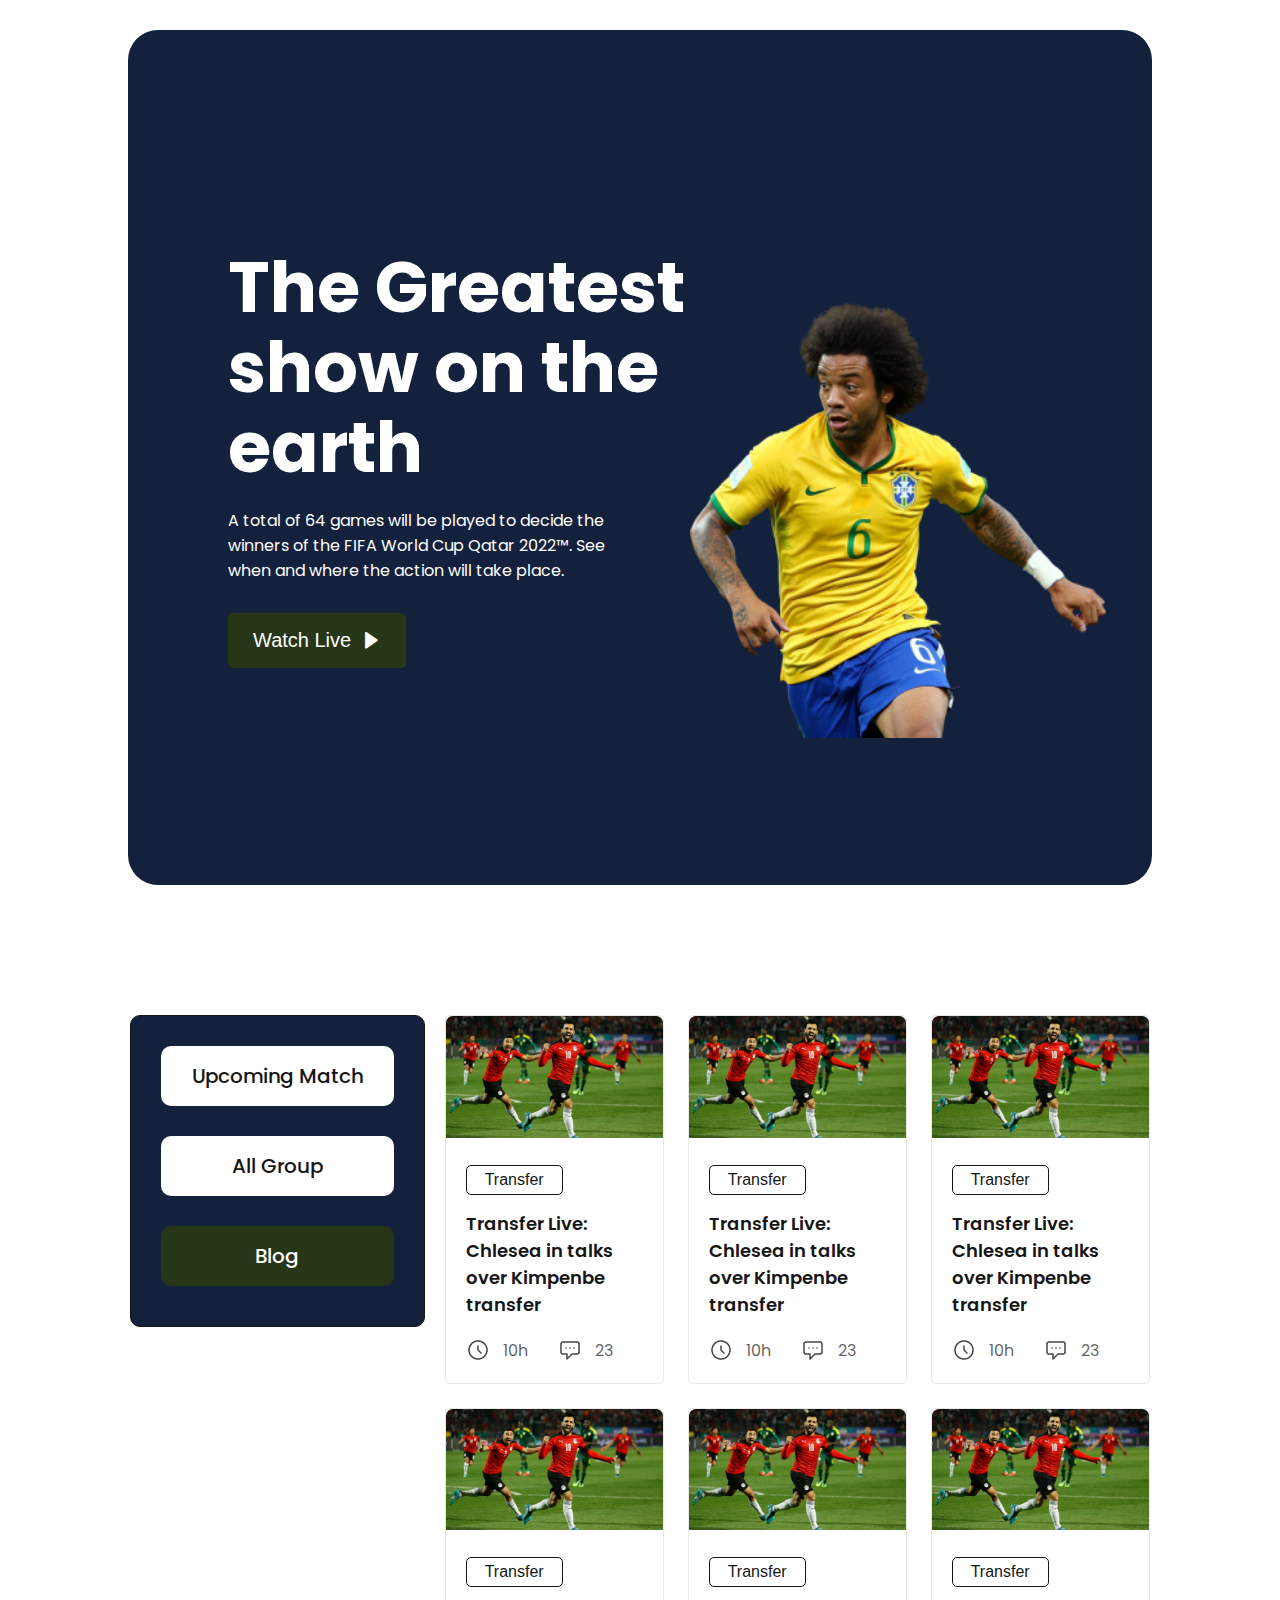
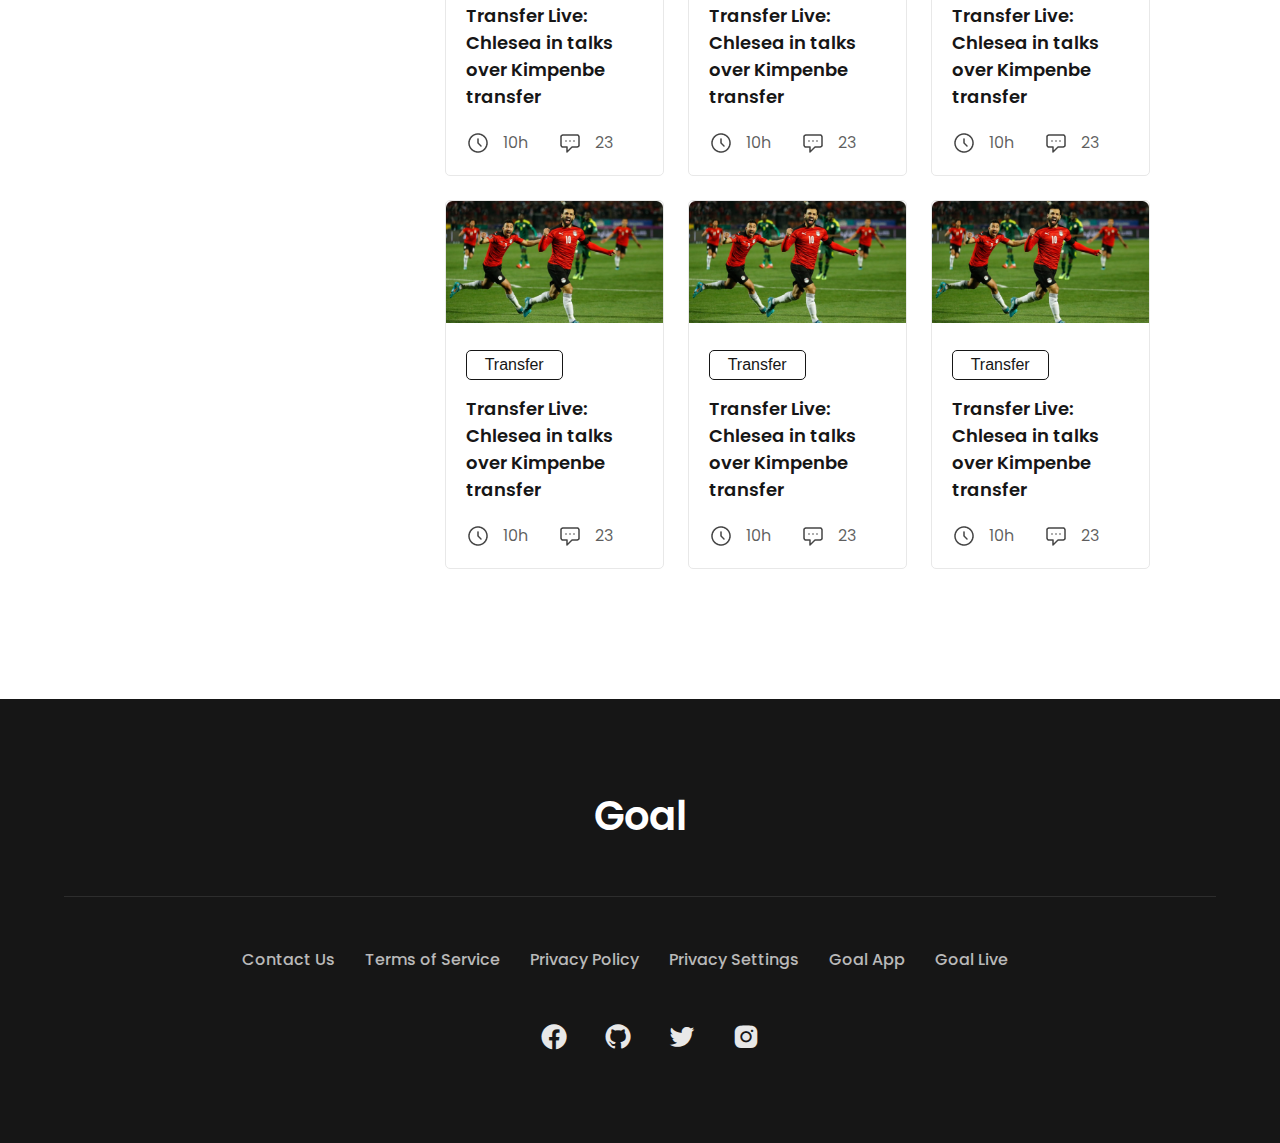
<file: index.html>
<!DOCTYPE html>
<html lang="en">

<head>
    <meta charset="UTF-8">
    <meta http-equiv="X-UA-Compatible" content="IE=edge">
    <meta name="viewport" content="width=device-width, initial-scale=1.0">
    <title>FiFa World Cup</title>
    <link rel="stylesheet" href="https://cdn.jsdelivr.net/npm/boxicons@latest/css/boxicons.min.css">
    <link rel="stylesheet" href="style.css">
</head>

<body>
    <header id="header">
        <div class="part-1">
            <h1>The Greatest show on the earth</h1>
            <p
                title="A total of 64 games will be played to decide the winners of the FIFA World Cup Qatar 2022™. See when and where the action will take place.">
                A total of 64 games will be played to decide the winners of the FIFA World Cup Qatar 2022™. See when and where the action will take place.</p>
            <button><span>Watch Live</span> <i class='bx bxs-right-arrow'></i></button>
        </div>
        <div class="part-2">
            <img src="./assets/Banner Image.png" alt="">
        </div>
    </header>

    <section id="blogs-container">
        <div class="menu">
            <a href="./match.html" class="upcoming-match-btn">Upcoming Match</a>
            <a href="" class="all-grp-btn">All Group</a>
            <a href="" class="blog-btn">Blog</a>
        </div>
        <div class="blogs">
            <div class="blog">
                <img class="blog-img" src="./assets/Blog Image.png" alt="">
                <div class="details">
                    <button>Transfer</button>
                    <h3>Transfer Live: Chlesea in talks over Kimpenbe transfer</h3>
                    <div class="time-chat">
                        <div>
                            <img src="./assets/Time Icon.png" alt="">
                            <span>10h</span>
                        </div>
                        <div>
                            <img src="./assets/Chat Icon.png" alt="">
                            <span>23</span>
                        </div>
                    </div>
                </div>
            </div>
            <div class="blog">
                <img class="blog-img" src="./assets/Blog Image.png" alt="">
                <div class="details">
                    <button>Transfer</button>
                    <h3>Transfer Live: Chlesea in talks over Kimpenbe transfer</h3>
                    <div class="time-chat">
                        <div>
                            <img src="./assets/Time Icon.png" alt="">
                            <span>10h</span>
                        </div>
                        <div>
                            <img src="./assets/Chat Icon.png" alt="">
                            <span>23</span>
                        </div>
                    </div>
                </div>
            </div>
            <div class="blog">
                <img class="blog-img" src="./assets/Blog Image.png" alt="">
                <div class="details">
                    <button>Transfer</button>
                    <h3>Transfer Live: Chlesea in talks over Kimpenbe transfer</h3>
                    <div class="time-chat">
                        <div>
                            <img src="./assets/Time Icon.png" alt="">
                            <span>10h</span>
                        </div>
                        <div>
                            <img src="./assets/Chat Icon.png" alt="">
                            <span>23</span>
                        </div>
                    </div>
                </div>
            </div>
            <div class="blog">
                <img class="blog-img" src="./assets/Blog Image.png" alt="">
                <div class="details">
                    <button>Transfer</button>
                    <h3>Transfer Live: Chlesea in talks over Kimpenbe transfer</h3>
                    <div class="time-chat">
                        <div>
                            <img src="./assets/Time Icon.png" alt="">
                            <span>10h</span>
                        </div>
                        <div>
                            <img src="./assets/Chat Icon.png" alt="">
                            <span>23</span>
                        </div>
                    </div>
                </div>
            </div>
            <div class="blog">
                <img class="blog-img" src="./assets/Blog Image.png" alt="">
                <div class="details">
                    <button>Transfer</button>
                    <h3>Transfer Live: Chlesea in talks over Kimpenbe transfer</h3>
                    <div class="time-chat">
                        <div>
                            <img src="./assets/Time Icon.png" alt="">
                            <span>10h</span>
                        </div>
                        <div>
                            <img src="./assets/Chat Icon.png" alt="">
                            <span>23</span>
                        </div>
                    </div>
                </div>
            </div>
            <div class="blog">
                <img class="blog-img" src="./assets/Blog Image.png" alt="">
                <div class="details">
                    <button>Transfer</button>
                    <h3>Transfer Live: Chlesea in talks over Kimpenbe transfer</h3>
                    <div class="time-chat">
                        <div>
                            <img src="./assets/Time Icon.png" alt="">
                            <span>10h</span>
                        </div>
                        <div>
                            <img src="./assets/Chat Icon.png" alt="">
                            <span>23</span>
                        </div>
                    </div>
                </div>
            </div>
            <div class="blog hidden">
                <img class="blog-img" src="./assets/Blog Image.png" alt="">
                <div class="details">
                    <button>Transfer</button>
                    <h3>Transfer Live: Chlesea in talks over Kimpenbe transfer</h3>
                    <div class="time-chat">
                        <div>
                            <img src="./assets/Time Icon.png" alt="">
                            <span>10h</span>
                        </div>
                        <div>
                            <img src="./assets/Chat Icon.png" alt="">
                            <span>23</span>
                        </div>
                    </div>
                </div>
            </div>
            <div class="blog hidden">
                <img class="blog-img" src="./assets/Blog Image.png" alt="">
                <div class="details">
                    <button>Transfer</button>
                    <h3>Transfer Live: Chlesea in talks over Kimpenbe transfer</h3>
                    <div class="time-chat">
                        <div>
                            <img src="./assets/Time Icon.png" alt="">
                            <span>10h</span>
                        </div>
                        <div>
                            <img src="./assets/Chat Icon.png" alt="">
                            <span>23</span>
                        </div>
                    </div>
                </div>
            </div>
            <div class="blog hidden">
                <img class="blog-img" src="./assets/Blog Image.png" alt="">
                <div class="details">
                    <button>Transfer</button>
                    <h3>Transfer Live: Chlesea in talks over Kimpenbe transfer</h3>
                    <div class="time-chat">
                        <div>
                            <img src="./assets/Time Icon.png" alt="">
                            <span>10h</span>
                        </div>
                        <div>
                            <img src="./assets/Chat Icon.png" alt="">
                            <span>23</span>
                        </div>
                    </div>
                </div>
            </div>
        </div>
        <button class="view-all-btn">View All</button>
    </section>

    <footer>
        <div class="footer-content">
            <h1>Goal</h1>
            <div class="line"></div>
            <div class="footer-links">
                <a href="#">Contact Us</a>
                <a href="#">Terms of Service</a>
                <a href="#">Privacy Policy</a>
                <a href="#" class="spaces">Privacy Settings</a>
                <a href="#">Goal App</a>
                <a href="#">Goal Live</a>
            </div>
            <div class="social-icons">
                <i class='bx bxl-facebook-circle'></i>
                <i class='bx bxl-github'></i>
                <i class='bx bxl-twitter'></i>
                <i class='bx bxl-instagram-alt'></i>
            </div>
        </div>
    </footer>
</body>

</html>
</file>
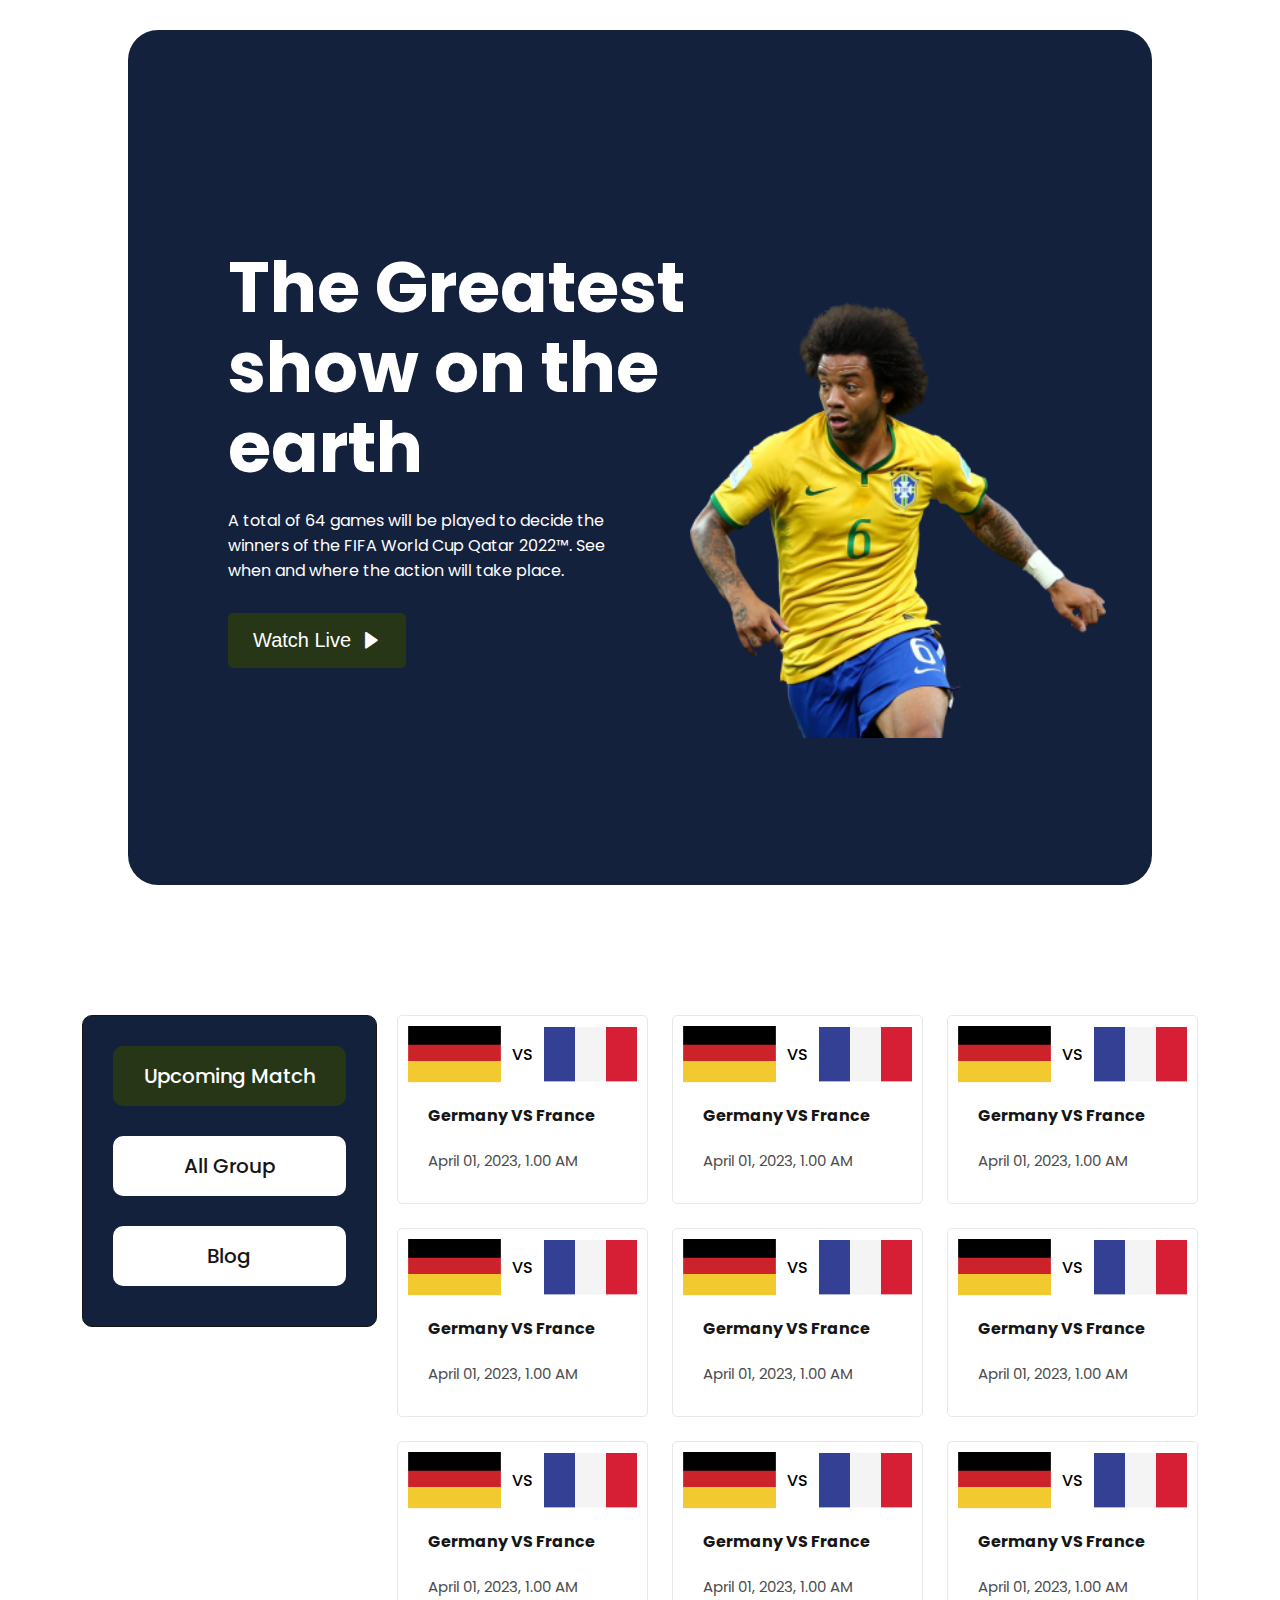
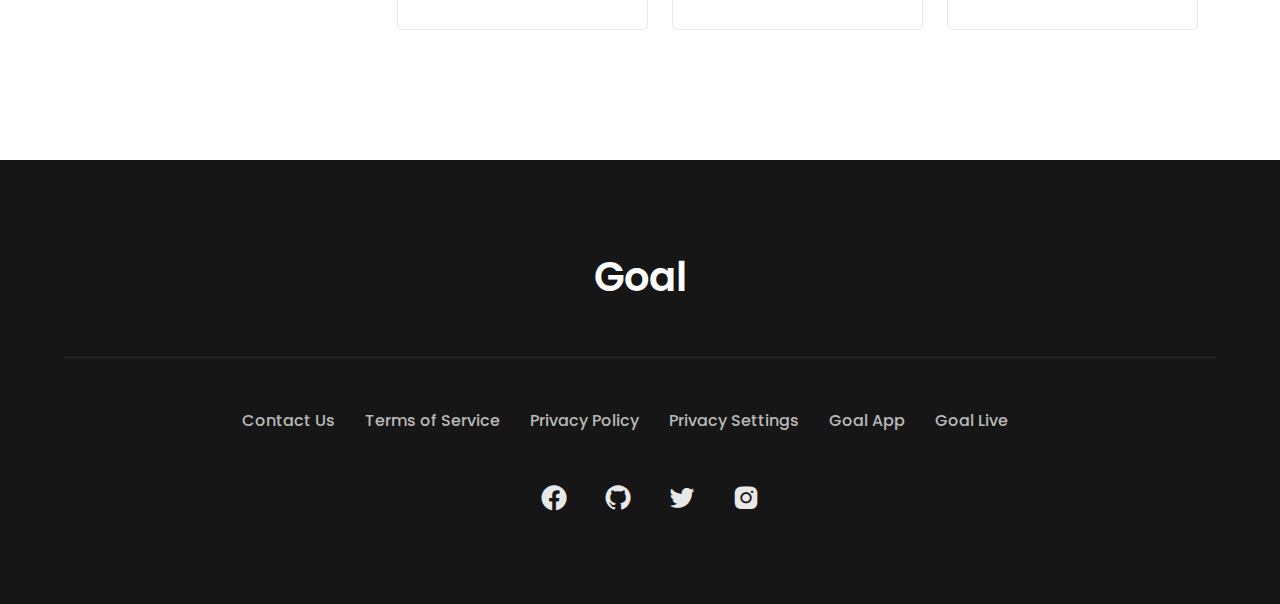
<file: match.html>
<!DOCTYPE html>
<html lang="en">

<head>
    <meta charset="UTF-8">
    <meta http-equiv="X-UA-Compatible" content="IE=edge">
    <meta name="viewport" content="width=device-width, initial-scale=1.0">
    <title>Upcoming Match</title>
    <link rel="stylesheet" href="https://cdn.jsdelivr.net/npm/boxicons@latest/css/boxicons.min.css">
    <link rel="stylesheet" href="match.css">
</head>

<body>
    <header id="header">
        <div class="part-1">
            <h1>The Greatest show on the earth</h1>
            <p
                title="A total of 64 games will be played to decide the winners of the FIFA World Cup Qatar 2022™. See when and where the action will take place.">
                A total of 64 games will be played to decide the winners of the FIFA World Cup Qatar 2022™. See when and where the action will take place.</p>
            <button><span>Watch Live</span> <i class='bx bxs-right-arrow'></i></button>
        </div>
        <div class="part-2">
            <img src="./assets/Banner Image.png" alt="">
        </div>
    </header>

    <section id="blogs-container">
        <div class="menu">
            <a href="" class="upcoming-match-btn">Upcoming Match</a>
            <a href="" class="all-grp-btn">All Group</a>
            <a href="./index.html" class="blog-btn">Blog</a>
        </div>
        <div class="blogs">
            <div class="blog">
                <div class="flag-img">
                    <img class="blog-img" src="./assets/germany Flag.png" alt="">
                    <span>VS</span>
                    <img src="./assets/Flag.png" alt="">
                </div>
                <div class="details">
                    
                    <h3>Germany VS France</h3>
                    <span>April 01, 2023, 1.00 AM</span>
                </div>
            </div>
            <div class="blog">
                <div class="flag-img">
                    <img class="blog-img" src="./assets/germany Flag.png" alt="">
                    <span>VS</span>
                    <img src="./assets/Flag.png" alt="">
                </div>
                <div class="details">
                    
                    <h3>Germany VS France</h3>
                    <span>April 01, 2023, 1.00 AM</span>
                </div>
            </div>
            <div class="blog">
                <div class="flag-img">
                    <img class="blog-img" src="./assets/germany Flag.png" alt="">
                    <span>VS</span>
                    <img src="./assets/Flag.png" alt="">
                </div>
                <div class="details">
                    
                    <h3>Germany VS France</h3>
                    <span>April 01, 2023, 1.00 AM</span>
                </div>
            </div>
            <div class="blog">
                <div class="flag-img">
                    <img class="blog-img" src="./assets/germany Flag.png" alt="">
                    <span>VS</span>
                    <img src="./assets/Flag.png" alt="">
                </div>
                <div class="details">
                    <h3>Germany VS France</h3>
                    <span>April 01, 2023, 1.00 AM</span>
                </div>
            </div>
            <div class="blog">
                <div class="flag-img">
                    <img class="blog-img" src="./assets/germany Flag.png" alt="">
                    <span>VS</span>
                    <img src="./assets/Flag.png" alt="">
                </div>
                <div class="details">
                    
                    <h3>Germany VS France</h3>
                    <span>April 01, 2023, 1.00 AM</span>
                </div>
            </div>
            <div class="blog">
                <div class="flag-img">
                    <img class="blog-img" src="./assets/germany Flag.png" alt="">
                    <span>VS</span>
                    <img src="./assets/Flag.png" alt="">
                </div>
                <div class="details">
                    
                    <h3>Germany VS France</h3>
                    <span>April 01, 2023, 1.00 AM</span>
                </div>
            </div>
            <div class="blog hidden">
                <div class="flag-img">
                    <img class="blog-img" src="./assets/germany Flag.png" alt="">
                    <span>VS</span>
                    <img src="./assets/Flag.png" alt="">
                </div>
                <div class="details">
                    
                    <h3>Germany VS France</h3>
                    <span>April 01, 2023, 1.00 AM</span>
                </div>
            </div>
            <div class="blog hidden">
                <div class="flag-img">
                    <img class="blog-img" src="./assets/germany Flag.png" alt="">
                    <span>VS</span>
                    <img src="./assets/Flag.png" alt="">
                </div>
                <div class="details">
                    
                    <h3>Germany VS France</h3>
                    <span>April 01, 2023, 1.00 AM</span>
                </div>
            </div>
            <div class="blog hidden">
                <div class="flag-img">
                    <img class="blog-img" src="./assets/germany Flag.png" alt="">
                    <span>VS</span>
                    <img src="./assets/Flag.png" alt="">
                </div>
                <div class="details">
                    
                    <h3>Germany VS France</h3>
                    <span>April 01, 2023, 1.00 AM</span>
                </div>
            </div>
        </div>
        <button class="view-all-btn">View All</button>
    </section>

    <footer>
        <div class="footer-content">
            <h1>Goal</h1>
            <div class="line"></div>
            <div class="footer-links">
                <a href="#">Contact Us</a>
                <a href="#">Terms of Service</a>
                <a href="#">Privacy Policy</a>
                <a href="#" class="spaces">Privacy Settings</a>
                <a href="#">Goal App</a>
                <a href="#">Goal Live</a>
            </div>
            <div class="social-icons">
                <i class='bx bxl-facebook-circle'></i>
                <i class='bx bxl-github'></i>
                <i class='bx bxl-twitter'></i>
                <i class='bx bxl-instagram-alt'></i>
            </div>
        </div>
    </footer>
</body>

</html>
</file>
<file: style.css>
@import url('https://fonts.googleapis.com/css2?family=Poppins:wght@400;500;600;700&display=swap');

*{
    margin: 0;
    padding: 0;
    box-sizing: border-box;
}
body{
    font-family: 'Poppins', sans-serif;
}

#header{
    width: 80%;
    background-color: #14213d;
    /* background-color: rgba(22, 22, 22, 1); */
    height: 95vh;
    margin: 30px auto 130px auto;
    display: flex;
    align-items: center;
    border-radius: 30px;
}
.part-1{
    margin-left: 100px;
    width: 50%;
}
.part-1 h1{
    font-size: 70px;
    color: #fff;
    margin-bottom: 20px;
    line-height: 80px;
}
.part-1 p{
    color: #fff;
    margin-bottom: 30px;
    font-size: 16px;
    width: 90%;
}
.part-1 button{
    display: flex;
    align-items: center;
    background-color: #283618;
    /* background-color: #DD0000; */
    border: 0;
    outline: none;
    padding: 16px 25px;
    font-size: 20px;
    font-weight: 400;
    color: #fff;
    cursor: pointer;
    border-radius: 5px;
}
.part-1 button:hover i{
    transform: translate(.25rem);
}
.part-1 button i{
    transition: .2s;
}
.part-1 button span{
    margin-right: 10px;
}
.part-2{
    width: 50%;
}
.part-2 img{
    width: 90%;
    margin-bottom: -130px;
    transition: .2s;
}
.part-2 img:hover{
    transform: scale(1.02);
}

#blogs-container{
    margin-bottom: 130px;
    display: flex;
    justify-content: center;
}
.menu{
    border: 1px solid rgba(22, 22, 22, 1);
    background-color: #14213d;
    /* background-color: rgba(22, 22, 22, 1); */
    display: inline-block;
    width: 23%;
    height: 312px;
    display: flex;
    flex-direction: column;
    border-radius: 10px;
    margin-right: 20px;
}
.menu a{
    width: 80%;
    text-align: center;
    padding: 15px 20px;
    border-radius: 10px;
    text-decoration: none;
    font-size: 20px;
    font-weight: 500;
}
.upcoming-match-btn{
    margin: 30px auto;
    background-color: #fff;
    color: #161616;
}
.all-grp-btn{
    margin: 0 auto 30px;
    background-color: #fff;
    color: #161616;
}
.blog-btn{
    margin: 0 auto;
    background-color: #283618;
    color: white;
}

.blogs{
    flex-basis: 300px;
    display: grid;
    grid-template-columns: repeat(3, 1fr);
    gap: 24px;
}
.blog{
    border: 1px solid #E8E8E8;
    border-radius: 5px;
}
.details{
    padding: 0 20px 20px 20px;
}
.blog button{
    display: block;
    border: 1px solid #161616;
    outline: none;
    background-color: white;
    padding: 5px 18px;
    font-size: 16px;
    font-weight: 500;
    color: #161616;
    border-radius: 5px;
    cursor: pointer;
    margin: 20px 0 15px 0px;
}
.blog h3{
    font-weight: 600;
    font-size: 18px;
    margin-bottom: 20px;
    color: #161616;
}
.time-chat{
    display: flex;
    align-items: center;
}
.time-chat div{
    display: flex;
    align-items: center;
    margin-right: 30px;
    color: #161616B2;
}
.time-chat div img{
    margin-right: 13px;
}
.blog .blog-img{
    width: 100%;
}
.view-all-btn{
    display: none;
}

footer{
    background-color: #161616;
    height: 444px;
}
.footer-content{
    height: 100%;
    display: flex;
    align-items: center;
    justify-content: center;
    flex-direction: column;
}
footer h1{
    font-weight: 600;
    font-size: 40px;
    color: #fff;
    display: flex;
    justify-content: center;
    margin-bottom: 50px;
}
footer .line{
    height: 1px;
    width: 90%;
    border-bottom: 1px solid rgba(255, 255, 255, 0.1);
    margin: 0 auto;
}
.footer-links{
    display: flex;
    justify-content: center;
    margin-top: 50px;
}
.footer-links a{
    text-decoration: none;
    font-size: 16px;
    font-weight: 500;
    color: rgba(185, 185, 185, 1);
    margin-right: 30px;
}
.social-icons{
    margin-left: 50px;
}
.social-icons i{
    color: #E8E8E8;
    font-size: 30px;
    margin-top: 50px;
    margin-right: 30px;
    cursor: pointer;
}    

/* For Mobile Devices */
@media screen and (max-width: 576px) {
    #header{
        flex-direction: column;
        justify-content: space-around;
        height: 100vh;
    }
    .part-1{
        width: 100%;
        margin-left: 0;
    }
    .part-1 h1{
        font-size: 22px;
        line-height: 33px;
        margin-bottom: 8px;
        text-align: center;
        margin-top: 28px;
    }
    .part-1 p{
        overflow: hidden;
        text-overflow: ellipsis;
        width: 258px;
        height: 48px;
        text-align: center;
        margin: 0 auto;
        margin-bottom: 16px;
        color: rgba(255, 255, 255, 0.8);
    }
    .part-1 button{
        margin: 0 auto;
    }
    .part-2{
        margin: 0 auto;
    }
    .part-2 img{
        margin-bottom: -30px;
        width: 100%;
    }

    #blogs-container{
        flex-direction: column;
    }
    .blogs{
        grid-template-columns: 1fr;
        margin: 0 20px;
    }
    .menu{
        border: 0;
        background-color: #fff;
        margin: 0 auto;
        width: 50%;
    }
    .menu a{
        border: 1px solid #E8E8E8;
    }

    footer{
        height: 550px;
    }
    .footer-content h1{
        font-size: 22px;
        margin-bottom: 24px;
    }
    .footer-links{
        flex-direction: column;
        margin-top: 24px;
    }
    .footer-links a{
        width: 100%;
        margin-bottom: 30px;
        text-align: center;
    }
}

/* For Tablet Devices */
@media screen and (min-width: 577px) and (max-width: 992px) {
    #header{
        width: 90%;
        height: 100vh;
        justify-content: space-evenly;
    }
    .part-1 h1{
        font-size: 40px;
    }
    .part-1 p{
        font-size: 14px;
    }
    .part-2 img{
        width: 95%;
        margin-bottom: -140px;
    }

    #blogs-container{
        flex-direction: column;
    }
    .menu{
        width: 100%;
        height: 65px;
        flex-direction: row;
        align-items: center;
        justify-content: center;
        gap: 20px;
        background-color: #fff;
        border: 0;
        margin-bottom: 30px;
    }
    .menu a{
        width: 230px;
        margin: 0;
        border: 1px solid #E8E8E8;
    }
    .blogs{
        grid-template-columns: repeat(2, 1fr);
        margin: 0 50px;
    }
    .blog{
        width: 100%;
    }
    .blog-img{
        width: 357px;
    }
    .hidden{
        display: none;
    }
    .view-all-btn{
        display: flex;
        margin: 0 auto;
        outline: 0;
        border: 0;
        padding: 12px 29px 12px 29px;
        background-color: #DD0000;
        color: #fff;
        border-radius: 5px;
        font-size: 20px;
        font-weight: 400;
        margin-top: 50px;
        cursor: pointer;
    }

    footer{
        height: 360px;
    }
    .footer-links{
        flex-wrap: wrap;
        margin-left: 100px;
    }
    .footer-links a{
        display: inline-block;
        margin-right: 100px;
        margin-bottom: 30px;
    }
    
}
</file>
<file: match.css>
@import url('https://fonts.googleapis.com/css2?family=Poppins:wght@400;500;600;700&display=swap');

*{
    margin: 0;
    padding: 0;
    box-sizing: border-box;
}
body{
    font-family: 'Poppins', sans-serif;
}

#header{
    width: 80%;
    background-color: #14213d;
    height: 95vh;
    margin: 30px auto 130px auto;
    display: flex;
    align-items: center;
    border-radius: 30px;
}
.part-1{
    margin-left: 100px;
    width: 50%;
}
.part-1 h1{
    font-size: 70px;
    color: #fff;
    margin-bottom: 20px;
    line-height: 80px;
}
.part-1 p{
    color: #fff;
    margin-bottom: 30px;
    font-size: 16px;
    width: 90%;
}
.part-1 button{
    display: flex;
    align-items: center;
    background-color: #283618;
    border: 0;
    outline: none;
    padding: 16px 25px;
    font-size: 20px;
    font-weight: 400;
    color: #fff;
    cursor: pointer;
    border-radius: 5px;
}
.part-1 button:hover i{
    transform: translate(.25rem);
}
.part-1 button i{
    transition: .2s;
}
.part-1 button span{
    margin-right: 10px;
}
.part-2{
    width: 50%;
}
.part-2 img{
    width: 90%;
    margin-bottom: -130px;
    transition: .2s;
}
.part-2 img:hover{
    transform: scale(1.02);
}

#blogs-container{
    margin-bottom: 130px;
    display: flex;
    justify-content: center;
}
.menu{
    border: 1px solid rgba(22, 22, 22, 1);
    background-color: #14213d;
    display: inline-block;
    width: 23%;
    height: 312px;
    display: flex;
    flex-direction: column;
    border-radius: 10px;
    margin-right: 20px;
}
.menu a{
    width: 80%;
    text-align: center;
    padding: 15px 20px;
    border-radius: 10px;
    text-decoration: none;
    font-size: 20px;
    font-weight: 500;
}
.upcoming-match-btn{
    margin: 30px auto;
    background-color: #283618;
    color: #fff;
}
.all-grp-btn{
    margin: 0 auto 30px;
    background-color: #fff;
    color: #161616;
}
.blog-btn{
    margin: 0 auto;
    background-color: #fff;
    color: #161616;
}

.blogs{
    flex-basis: 300px;
    display: grid;
    grid-template-columns: repeat(3, 1fr);
    gap: 24px;
}
.blog{
    border: 1px solid #E8E8E8;
    border-radius: 5px;
    padding: 10px;
}
.details{
    padding: 0 20px 20px 20px;
}
.blog button{
    display: block;
    border: 1px solid #161616;
    outline: none;
    background-color: white;
    padding: 5px 18px;
    font-size: 16px;
    font-weight: 500;
    color: #161616;
    border-radius: 5px;
    cursor: pointer;
    margin: 20px 0 15px 0px;
}
.blog h3{
    font-weight: 700;
    font-size: 16px;
    margin-bottom: 20px;
    color: #161616;
}
.details span{
    font-weight: 400;
    font-size: 15px;
    color: rgba(77, 77, 77, 1);
}
.time-chat{
    display: flex;
    align-items: center;
}
.time-chat div{
    display: flex;
    align-items: center;
    margin-right: 30px;
    color: #161616B2;
}
.time-chat div img{
    margin-right: 13px;
}
.flag-img{
    display: flex;
    justify-content: center;
    align-items: center;
    margin-bottom: 20px;
}
.flag-img span{
    font-weight: 500;
    margin: 0 10px;
}
.view-all-btn{
    display: none;
}

footer{
    background-color: #161616;
    height: 444px;
}
.footer-content{
    height: 100%;
    display: flex;
    align-items: center;
    justify-content: center;
    flex-direction: column;
}
footer h1{
    font-weight: 600;
    font-size: 40px;
    color: #fff;
    display: flex;
    justify-content: center;
    margin-bottom: 50px;
}
footer .line{
    height: 1px;
    width: 90%;
    border-bottom: 1px solid rgba(255, 255, 255, 0.1);
    margin: 0 auto;
}
.footer-links{
    display: flex;
    justify-content: center;
    margin-top: 50px;
}
.footer-links a{
    text-decoration: none;
    font-size: 16px;
    font-weight: 500;
    color: rgba(185, 185, 185, 1);
    margin-right: 30px;
}

.social-icons{
    margin-left: 50px;
}
.social-icons i{
    color: #E8E8E8;
    font-size: 30px;
    margin-top: 50px;
    margin-right: 30px;
    cursor: pointer;
}

/* For Mobile Devices */
@media screen and (max-width: 576px) {
    #header{
        flex-direction: column;
        justify-content: space-around;
        height: 100vh;
    }
    .part-1{
        width: 100%;
        margin-left: 0;
    }
    .part-1 h1{
        font-size: 22px;
        line-height: 33px;
        margin-bottom: 8px;
        text-align: center;
        margin-top: 28px;
    }
    .part-1 p{
        overflow: hidden;
        text-overflow: ellipsis;
        width: 258px;
        height: 48px;
        text-align: center;
        margin: 0 auto;
        margin-bottom: 16px;
        color: rgba(255, 255, 255, 0.8);
    }
    .part-1 button{
        margin: 0 auto;
    }
    .part-2{
        margin: 0 auto;
    }
    .part-2 img{
        margin-bottom: -30px;
        width: 100%;
    }

    #blogs-container{
        flex-direction: column;
    }
    .details h3, span{
        text-align: center;
        display: block;
    }
    .blogs{
        grid-template-columns: 1fr;
        margin: 0 20px;
    }
    .menu{
        border: 0;
        background-color: #fff;
        margin: 0 auto;
        width: 50%;
    }
    .menu a{
        border: 1px solid #E8E8E8;
    }

    footer{
        height: 550px;
    }
    .footer-content h1{
        font-size: 22px;
        margin-bottom: 24px;
    }
    .footer-links{
        flex-direction: column;
        margin-top: 24px;
    }
    .footer-links a{
        width: 100%;
        margin-bottom: 30px;
        text-align: center;
    }
}

/* For Tablet Devices */
@media screen and (min-width: 577px) and (max-width: 992px) {
    #header{
        width: 90%;
        height: 100vh;
        justify-content: space-evenly;
    }
    .part-1 h1{
        font-size: 40px;
    }
    .part-1 p{
        font-size: 14px;
    }
    .part-2 img{
        width: 95%;
        margin-bottom: -140px;
    }

    #blogs-container{
        flex-direction: column;
    }
    .details h3, span{
        text-align: center;
        display: block;
    }
    .menu{
        width: 100%;
        height: 65px;
        flex-direction: row;
        align-items: center;
        justify-content: center;
        gap: 20px;
        background-color: #fff;
        border: 0;
        margin-bottom: 30px;
    }
    .menu a{
        width: 230px;
        margin: 0;
        border: 1px solid #E8E8E8;
    }
    .blogs{
        grid-template-columns: repeat(2, 1fr);
        margin: 0 50px;
    }
    .blog{
        width: 100%;
    }
    .blog-img{
        /* width: 357px; */
    }
    .hidden{
        display: none;
    }
    .view-all-btn{
        display: flex;
        margin: 0 auto;
        outline: 0;
        border: 0;
        padding: 12px 29px 12px 29px;
        background-color: #DD0000;
        color: #fff;
        border-radius: 5px;
        font-size: 20px;
        font-weight: 400;
        margin-top: 50px;
        cursor: pointer;
    }

    footer{
        height: 360px;
    }
    .footer-links{
        flex-wrap: wrap;
        margin-left: 100px;
    }
    .footer-links a{
        display: inline-block;
        margin-right: 100px;
        margin-bottom: 30px;
    }
    
}
</file>
